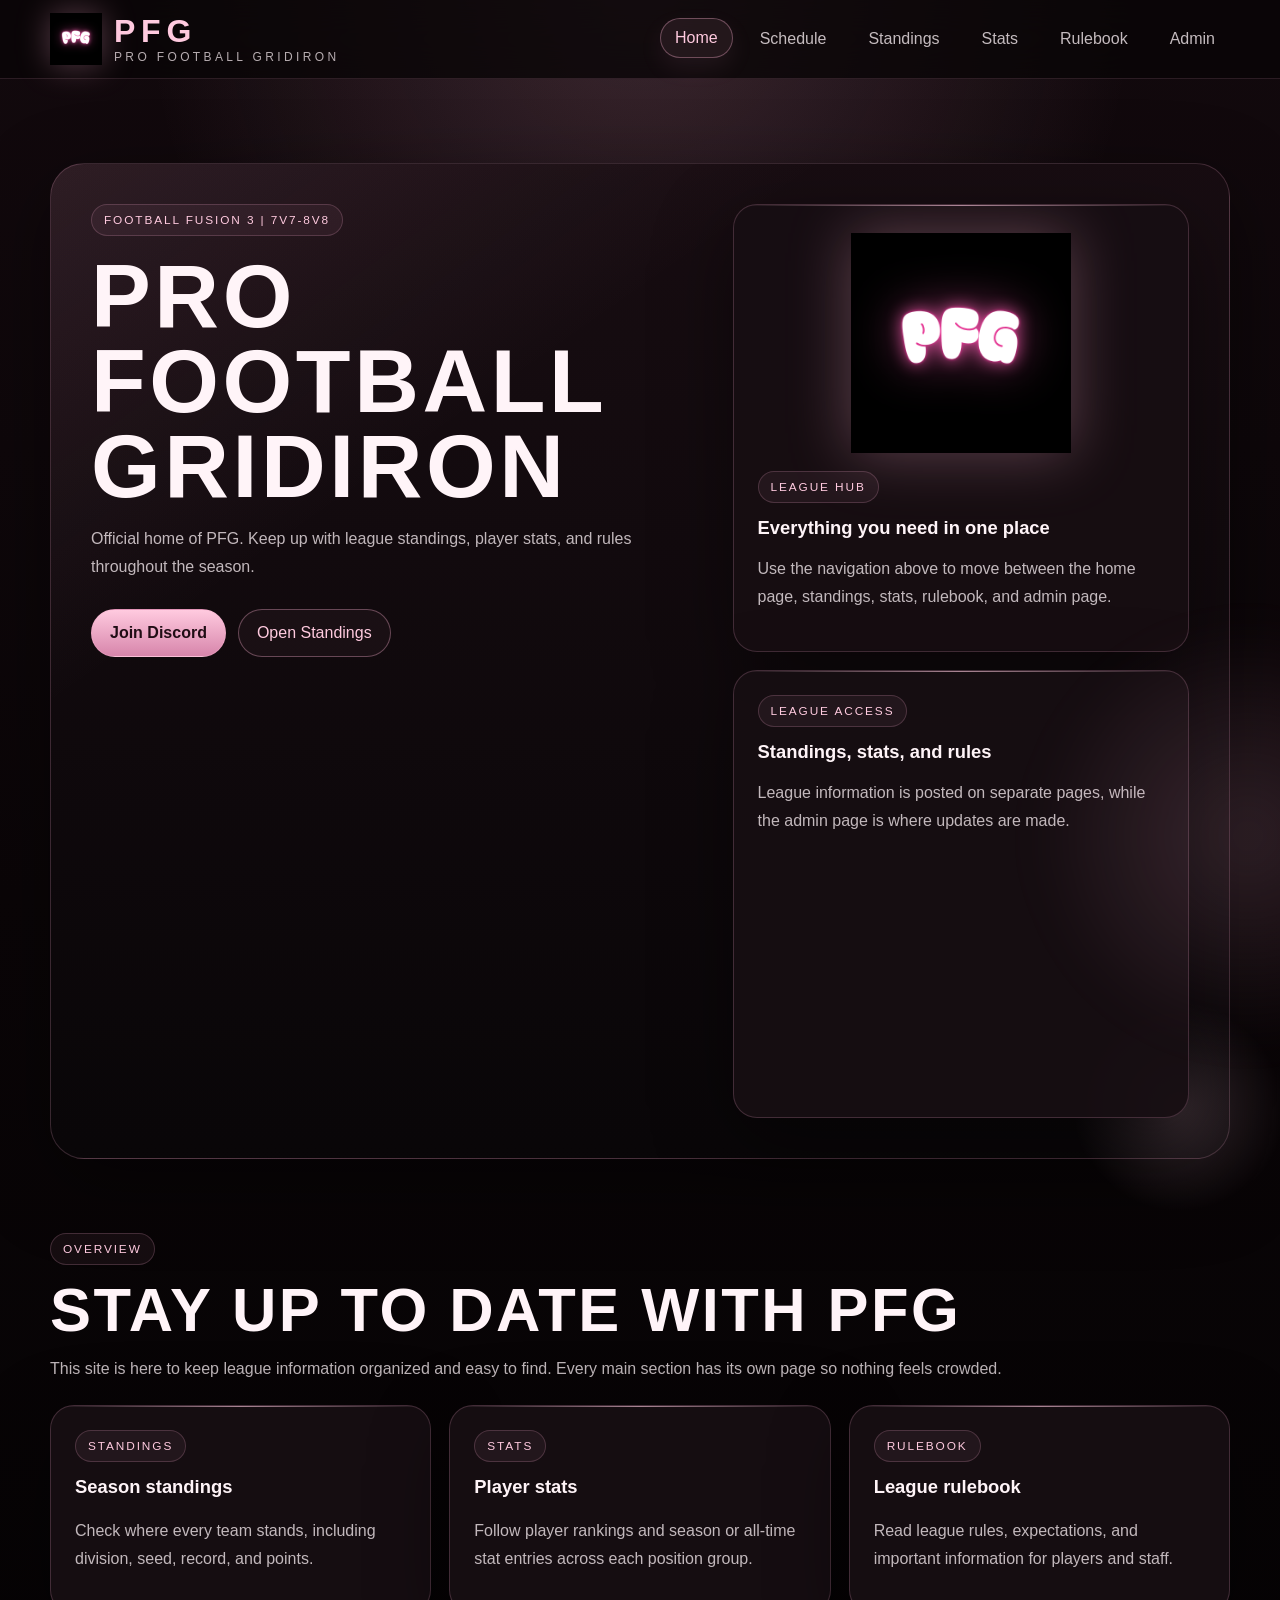
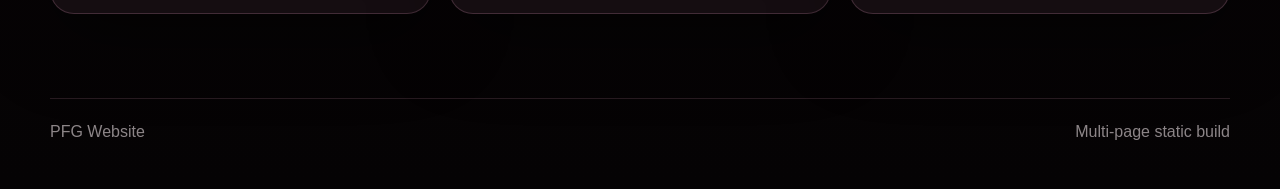
<file: PFG Website/index.html>
<!DOCTYPE html>
<html lang="en">
  <head>
    <meta charset="UTF-8" />
    <meta name="viewport" content="width=device-width, initial-scale=1.0" />
    <title>PFG | Home</title>
    <meta name="description" content="Pro Football Gridiron home page." />
    <link rel="stylesheet" href="styles.css" />
  </head>
  <body data-page="home">
    <header class="site-header">
      <div class="container nav-shell">
        <a class="brand" href="index.html">
          <span class="brand-lockup">
            <img class="brand-logo" src="focus.png" alt="PFG logo" />
            <span class="brand-text">
              <span class="brand-mark">PFG</span>
              <span class="brand-copy">Pro Football Gridiron</span>
            </span>
          </span>
        </a>
        <nav class="site-nav">
          <a data-nav="home" href="index.html">Home</a>
          <a data-nav="schedule" href="schedule.html">Schedule</a>
          <a data-nav="standings" href="standings.html">Standings</a>
          <a data-nav="stats" href="stats.html">Stats</a>
          <a data-nav="rulebook" href="rulebook.html">Rulebook</a>
          <a data-nav="admin" href="admin.html">Admin</a>
        </nav>
      </div>
    </header>

    <main>
      <section class="hero-section">
        <div class="container hero-grid">
          <div class="hero-copy">
            <span class="eyebrow">Football Fusion 3 | 7v7-8v8</span>
            <h1>Pro Football Gridiron</h1>
            <p>
              Official home of PFG. Keep up with league standings, player stats,
              and rules throughout the season.
            </p>
            <div class="hero-actions">
              <a class="button primary" href="https://discord.gg/3UN5J3JsHQ" target="_blank" rel="noreferrer">Join Discord</a>
              <a class="button secondary" href="standings.html">Open Standings</a>
            </div>
          </div>

          <aside class="hero-panel">
            <div class="mini-card logo-card">
              <img class="hero-logo" src="focus.png" alt="PFG logo" />
              <span class="mini-label">League Hub</span>
              <strong>Everything you need in one place</strong>
              <p>Use the navigation above to move between the home page, standings, stats, rulebook, and admin page.</p>
            </div>
            <div class="mini-card">
              <span class="mini-label">League Access</span>
              <strong>Standings, stats, and rules</strong>
              <p>League information is posted on separate pages, while the admin page is where updates are made.</p>
            </div>
          </aside>
        </div>
      </section>

      <section class="page-section">
        <div class="container">
          <div class="section-heading">
            <span class="section-tag">Overview</span>
            <h2>Stay up to date with PFG</h2>
            <p>
              This site is here to keep league information organized and easy to find.
              Every main section has its own page so nothing feels crowded.
            </p>
          </div>

          <div class="feature-grid">
            <article class="content-card">
              <span class="card-tag">Standings</span>
              <h3>Season standings</h3>
              <p>Check where every team stands, including division, seed, record, and points.</p>
            </article>
            <article class="content-card">
              <span class="card-tag">Stats</span>
              <h3>Player stats</h3>
              <p>Follow player rankings and season or all-time stat entries across each position group.</p>
            </article>
            <article class="content-card">
              <span class="card-tag">Rulebook</span>
              <h3>League rulebook</h3>
              <p>Read league rules, expectations, and important information for players and staff.</p>
            </article>
          </div>
        </div>
      </section>
    </main>

    <footer class="site-footer">
      <div class="container footer-shell">
        <span>PFG Website</span>
        <span>Multi-page static build</span>
      </div>
    </footer>

    <script src="site.js"></script>
  </body>
</html>
</file>
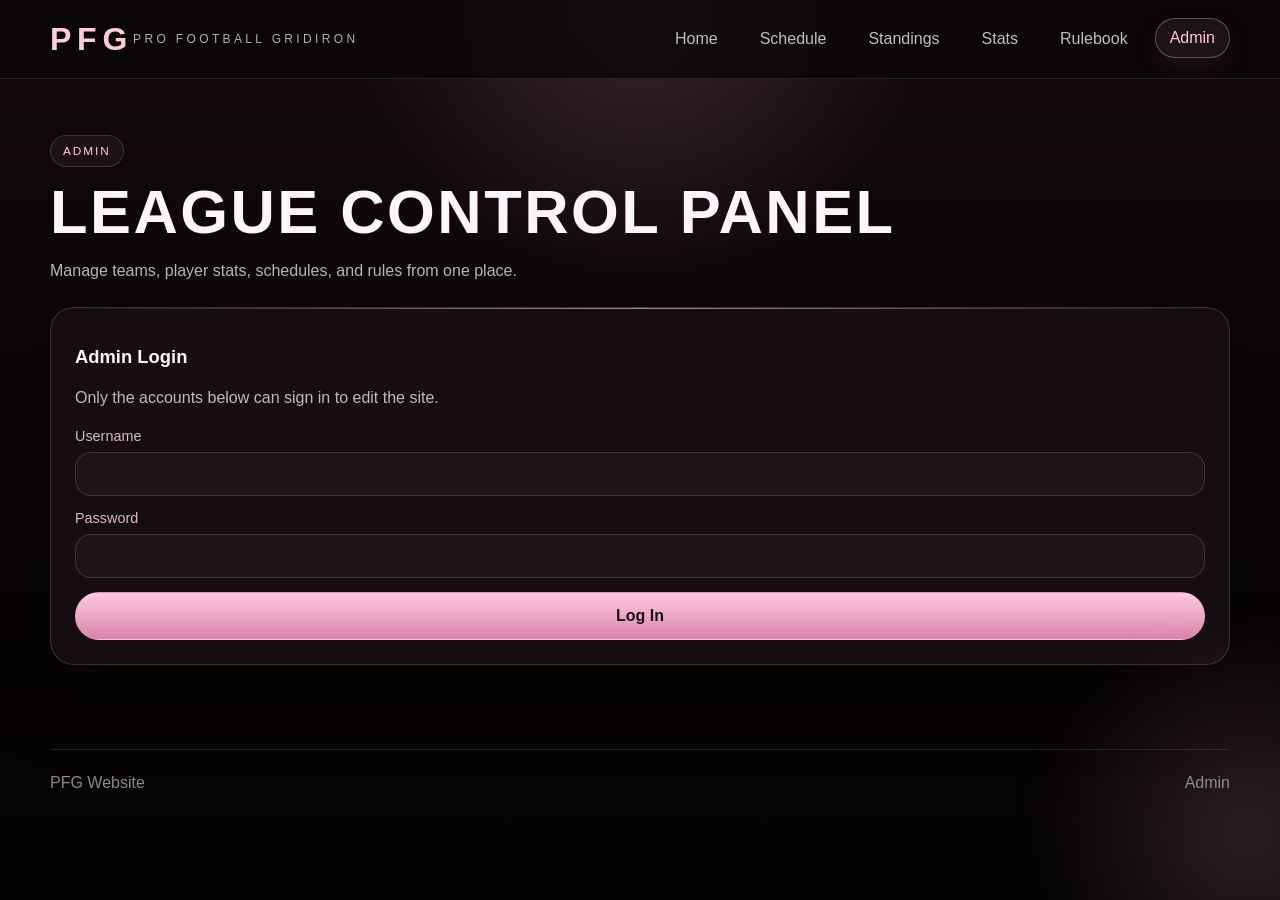
<file: PFG Website/admin.html>
<!DOCTYPE html>
<html lang="en">
  <head>
    <meta charset="UTF-8" />
    <meta name="viewport" content="width=device-width, initial-scale=1.0" />
    <title>PFG | Admin</title>
    <link rel="stylesheet" href="styles.css" />
  </head>
  <body data-page="admin">
    <header class="site-header">
      <div class="container nav-shell">
        <a class="brand" href="index.html">
          <span class="brand-mark">PFG</span>
          <span class="brand-copy">Pro Football Gridiron</span>
        </a>
        <nav class="site-nav">
          <a data-nav="home" href="index.html">Home</a>
          <a data-nav="schedule" href="schedule.html">Schedule</a>
          <a data-nav="standings" href="standings.html">Standings</a>
          <a data-nav="stats" href="stats.html">Stats</a>
          <a data-nav="rulebook" href="rulebook.html">Rulebook</a>
          <a data-nav="admin" href="admin.html">Admin</a>
        </nav>
      </div>
    </header>

    <main class="inner-page">
      <section class="page-section">
        <div class="container">
          <div class="section-heading">
            <span class="section-tag">Admin</span>
            <h1>League Control Panel</h1>
            <p>Manage teams, player stats, schedules, and rules from one place.</p>
          </div>

          <div id="login-panel" class="auth-card">
            <h2>Admin Login</h2>
            <p>Only the accounts below can sign in to edit the site.</p>
            <form id="login-form" class="stack-form" novalidate>
              <label>
                <span>Username</span>
                <input id="admin-username" type="text" autocomplete="username" required />
              </label>
              <label>
                <span>Password</span>
                <input id="admin-password" type="password" autocomplete="current-password" required />
              </label>
              <button class="button primary" type="submit">Log In</button>
            </form>
            <p id="login-error" class="error-text hidden">Incorrect username or password.</p>
          </div>

          <div id="admin-panel" class="admin-shell hidden">
            <div class="admin-header">
              <p id="admin-session-copy">Signed in.</p>
              <button id="logout-button" class="button secondary" type="button">Log Out</button>
            </div>

            <div class="admin-grid admin-grid-wide">
              <section class="editor-card">
                <h2>Teams</h2>
                <div class="admin-actions">
                  <button id="auto-add-nfl-teams" class="button secondary" type="button">Auto Add All 32 NFL Teams</button>
                  <button id="auto-sort-standings" class="button secondary" type="button">Auto Sort Standings</button>
                </div>
                <form id="team-form" class="stack-form">
                  <label><span>Team Name</span><input name="name" type="text" required /></label>
                  <label><span>Division</span><input name="division" type="number" min="1" required /></label>
                  <label><span>Rank</span><input name="rank" type="number" min="1" required /></label>
                  <label><span>Seed</span><input name="seed" type="number" min="1" required /></label>
                  <label><span>Wins</span><input name="wins" type="number" min="0" required /></label>
                  <label><span>Losses</span><input name="losses" type="number" min="0" required /></label>
                  <label><span>Point Differential</span><input name="pointDifferential" type="number" required /></label>
                  <label><span>Points</span><input name="points" type="number" min="0" required /></label>
                  <button class="button primary" type="submit">Add Team</button>
                </form>

                <div class="table-card admin-table-card">
                  <div class="table-scroll">
                    <table>
                      <thead>
                        <tr>
                          <th>Team</th>
                          <th class="center">Division</th>
                          <th class="center">Rank</th>
                          <th class="center">Seed</th>
                          <th class="center">Wins</th>
                          <th class="center">Losses</th>
                          <th class="center">PD</th>
                          <th class="center">Points</th>
                          <th class="center">Save</th>
                          <th class="center">Delete</th>
                        </tr>
                      </thead>
                      <tbody id="team-table-body"></tbody>
                    </table>
                  </div>
                </div>
              </section>

              <section class="editor-card">
                <h2>Player Stats</h2>
                <div class="admin-actions">
                  <button id="auto-rank-stats" class="button secondary" type="button">Auto Rank Player Stats</button>
                </div>
                <form id="player-form" class="stack-form">
                  <label><span>Username</span><input name="username" type="text" required /></label>
                  <label>
                    <span>Position</span>
                    <select id="player-position" name="position">
                      <option value="QB">QB</option>
                      <option value="RB">RB</option>
                      <option value="WR">WR</option>
                      <option value="DB">DB</option>
                      <option value="DEF">DEF</option>
                    </select>
                  </label>
                  <label><span>Division</span><input name="division" type="number" min="1" required /></label>
                  <div id="player-field-grid" class="stack-form"></div>
                  <button class="button primary" type="submit">Add Stat Entry</button>
                </form>
                <div id="player-list" class="admin-list"></div>
              </section>

              <section class="editor-card">
                <h2>Schedule</h2>
                <div class="toolbar" id="schedule-week-tabs"></div>
                <form id="schedule-form" class="stack-form">
                  <input id="schedule-week" name="week" type="hidden" value="week_1" />
                  <label><span>Display Order</span><input name="order" type="number" min="1" value="1" required /></label>
                  <label><span>Away Team</span><input name="awayTeam" type="text" required /></label>
                  <label><span>Home Team</span><input name="homeTeam" type="text" required /></label>
                  <label><span>Result</span><input name="result" type="text" placeholder="Example: Bills 24-21 Jets" /></label>
                  <label><span>Note</span><input name="note" type="text" placeholder="Example: Final or OT" /></label>
                  <button class="button primary" type="submit">Add Matchup</button>
                </form>
                <div id="schedule-list" class="admin-list"></div>
              </section>

              <section class="editor-card">
                <h2>Rulebook</h2>
                <form id="rule-form" class="stack-form">
                  <label><span>Title</span><input name="title" type="text" required /></label>
                  <label><span>Order</span><input name="order" type="number" min="1" required /></label>
                  <label><span>Content</span><textarea name="content" rows="6" required></textarea></label>
                  <button class="button primary" type="submit">Add Rule</button>
                </form>
                <div id="rule-list" class="admin-list"></div>
              </section>
            </div>
          </div>
        </div>
      </section>
    </main>

    <footer class="site-footer">
      <div class="container footer-shell">
        <span>PFG Website</span>
        <span>Admin</span>
      </div>
    </footer>

    <script src="admin.js"></script>
  </body>
</html>
</file>
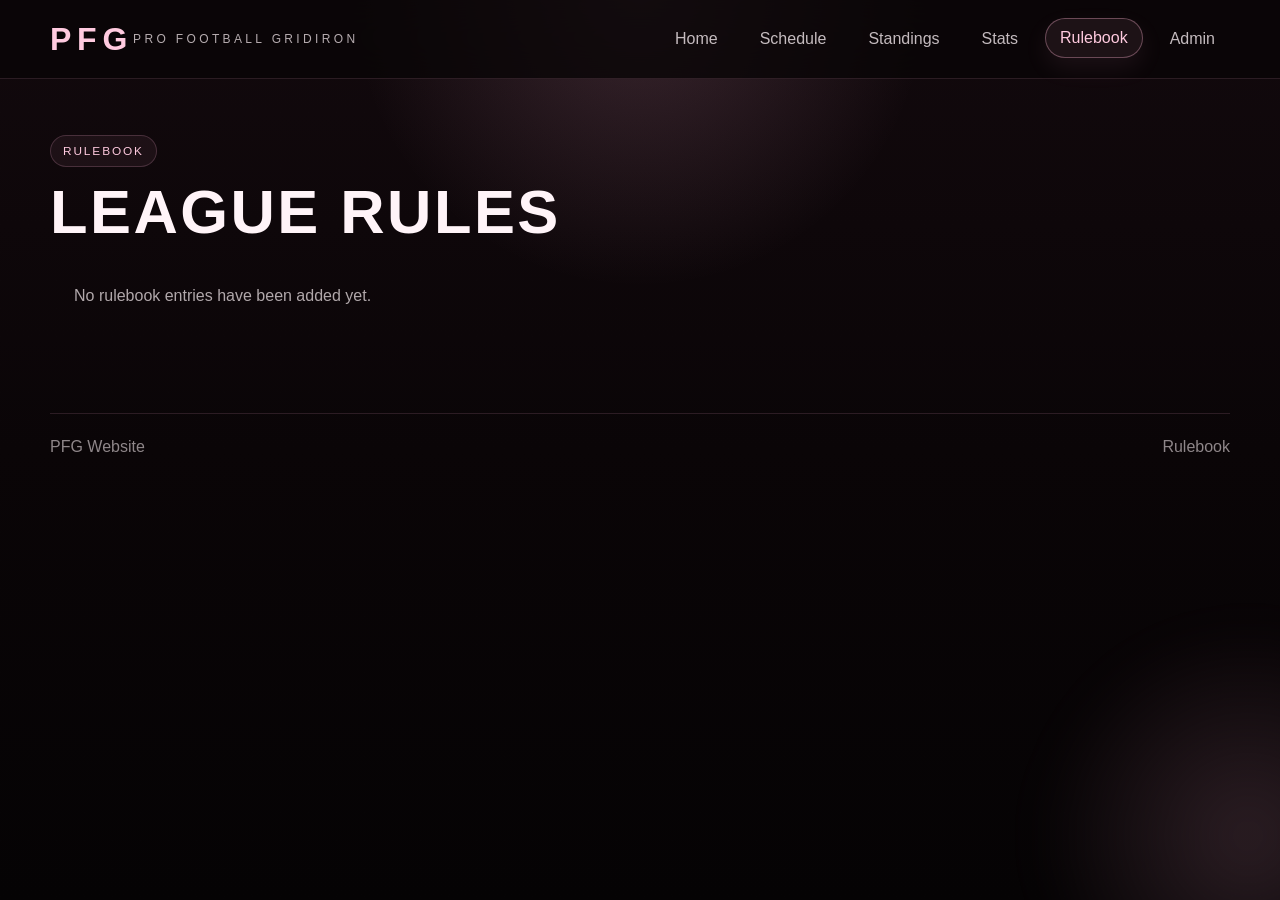
<file: PFG Website/rulebook.html>
<!DOCTYPE html>
<html lang="en">
  <head>
    <meta charset="UTF-8" />
    <meta name="viewport" content="width=device-width, initial-scale=1.0" />
    <title>PFG | Rulebook</title>
    <link rel="stylesheet" href="styles.css" />
  </head>
  <body data-page="rulebook">
    <header class="site-header">
      <div class="container nav-shell">
        <a class="brand" href="index.html">
          <span class="brand-mark">PFG</span>
          <span class="brand-copy">Pro Football Gridiron</span>
        </a>
        <nav class="site-nav">
          <a data-nav="home" href="index.html">Home</a>
          <a data-nav="schedule" href="schedule.html">Schedule</a>
          <a data-nav="standings" href="standings.html">Standings</a>
          <a data-nav="stats" href="stats.html">Stats</a>
          <a data-nav="rulebook" href="rulebook.html">Rulebook</a>
          <a data-nav="admin" href="admin.html">Admin</a>
        </nav>
      </div>
    </header>

    <main class="inner-page">
      <section class="page-section">
        <div class="container">
          <div class="section-heading">
            <span class="section-tag">Rulebook</span>
            <h1>League rules</h1>
          </div>

          <div id="rulebook-list" class="rule-list"></div>
          <div id="rulebook-empty" class="empty-state hidden">
            No rulebook entries have been added yet.
          </div>
        </div>
      </section>
    </main>

    <footer class="site-footer">
      <div class="container footer-shell">
        <span>PFG Website</span>
        <span>Rulebook</span>
      </div>
    </footer>

    <script src="site.js"></script>
  </body>
</html>
</file>
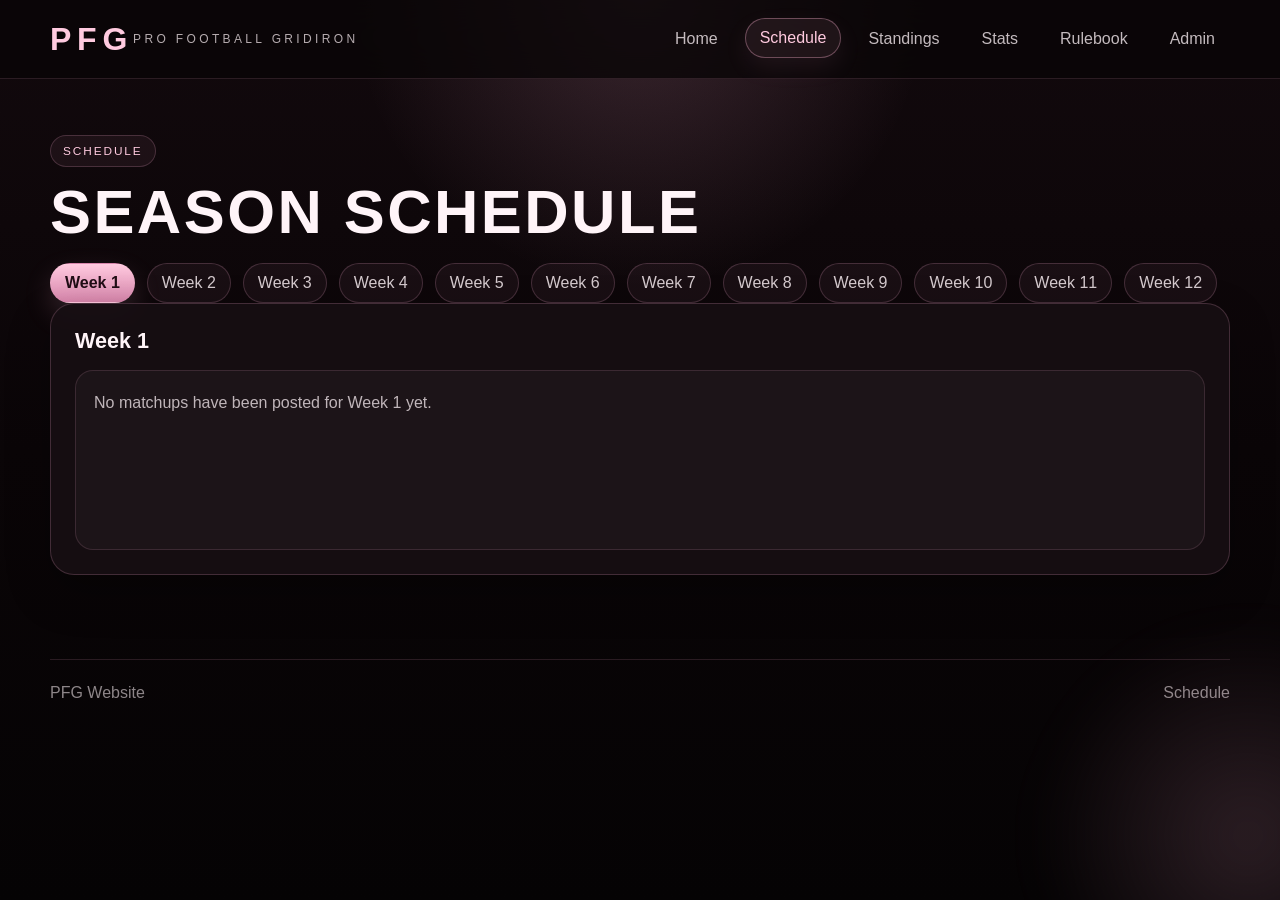
<file: PFG Website/schedule.html>
<!DOCTYPE html>
<html lang="en">
  <head>
    <meta charset="UTF-8" />
    <meta name="viewport" content="width=device-width, initial-scale=1.0" />
    <title>PFG | Schedule</title>
    <link rel="stylesheet" href="styles.css" />
  </head>
  <body data-page="schedule">
    <header class="site-header">
      <div class="container nav-shell">
        <a class="brand" href="index.html">
          <span class="brand-mark">PFG</span>
          <span class="brand-copy">Pro Football Gridiron</span>
        </a>
        <nav class="site-nav">
          <a data-nav="home" href="index.html">Home</a>
          <a data-nav="schedule" href="schedule.html">Schedule</a>
          <a data-nav="standings" href="standings.html">Standings</a>
          <a data-nav="stats" href="stats.html">Stats</a>
          <a data-nav="rulebook" href="rulebook.html">Rulebook</a>
          <a data-nav="admin" href="admin.html">Admin</a>
        </nav>
      </div>
    </header>

    <main class="inner-page">
      <section class="page-section">
        <div class="container">
          <div class="section-heading">
            <span class="section-tag">Schedule</span>
            <h1>Season schedule</h1>
          </div>

          <div class="toolbar" id="schedule-tabs"></div>

          <div class="table-card">
            <div id="schedule-panel" class="schedule-panel"></div>
          </div>
        </div>
      </section>
    </main>

    <footer class="site-footer">
      <div class="container footer-shell">
        <span>PFG Website</span>
        <span>Schedule</span>
      </div>
    </footer>

    <script src="site.js"></script>
  </body>
</html>
</file>
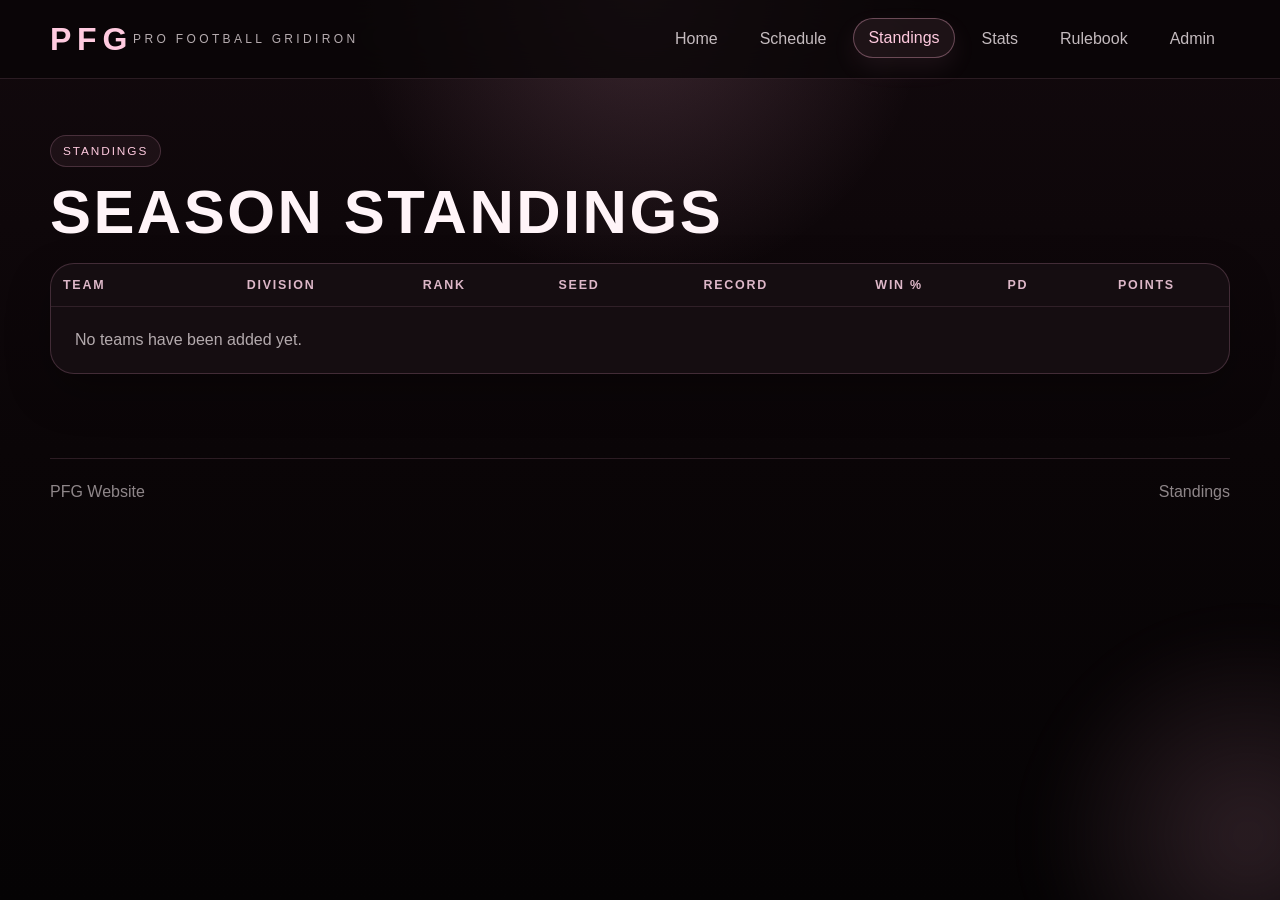
<file: PFG Website/standings.html>
<!DOCTYPE html>
<html lang="en">
  <head>
    <meta charset="UTF-8" />
    <meta name="viewport" content="width=device-width, initial-scale=1.0" />
    <title>PFG | Standings</title>
    <link rel="stylesheet" href="styles.css" />
  </head>
  <body data-page="standings">
    <header class="site-header">
      <div class="container nav-shell">
        <a class="brand" href="index.html">
          <span class="brand-mark">PFG</span>
          <span class="brand-copy">Pro Football Gridiron</span>
        </a>
        <nav class="site-nav">
          <a data-nav="home" href="index.html">Home</a>
          <a data-nav="schedule" href="schedule.html">Schedule</a>
          <a data-nav="standings" href="standings.html">Standings</a>
          <a data-nav="stats" href="stats.html">Stats</a>
          <a data-nav="rulebook" href="rulebook.html">Rulebook</a>
          <a data-nav="admin" href="admin.html">Admin</a>
        </nav>
      </div>
    </header>

    <main class="inner-page">
      <section class="page-section">
        <div class="container">
          <div class="section-heading">
            <span class="section-tag">Standings</span>
            <h1>Season standings</h1>
          </div>

          <div class="table-card">
            <div class="table-scroll">
              <table>
                <thead>
                  <tr>
                    <th>Team</th>
                    <th class="center">Division</th>
                    <th class="center">Rank</th>
                    <th class="center">Seed</th>
                    <th class="center">Record</th>
                    <th class="center">Win %</th>
                    <th class="center">PD</th>
                    <th class="center">Points</th>
                  </tr>
                </thead>
                <tbody id="standings-body"></tbody>
              </table>
            </div>
            <div id="standings-empty" class="empty-state hidden">
              No teams have been added yet.
            </div>
          </div>
        </div>
      </section>
    </main>

    <footer class="site-footer">
      <div class="container footer-shell">
        <span>PFG Website</span>
        <span>Standings</span>
      </div>
    </footer>

    <script src="site.js"></script>
  </body>
</html>
</file>
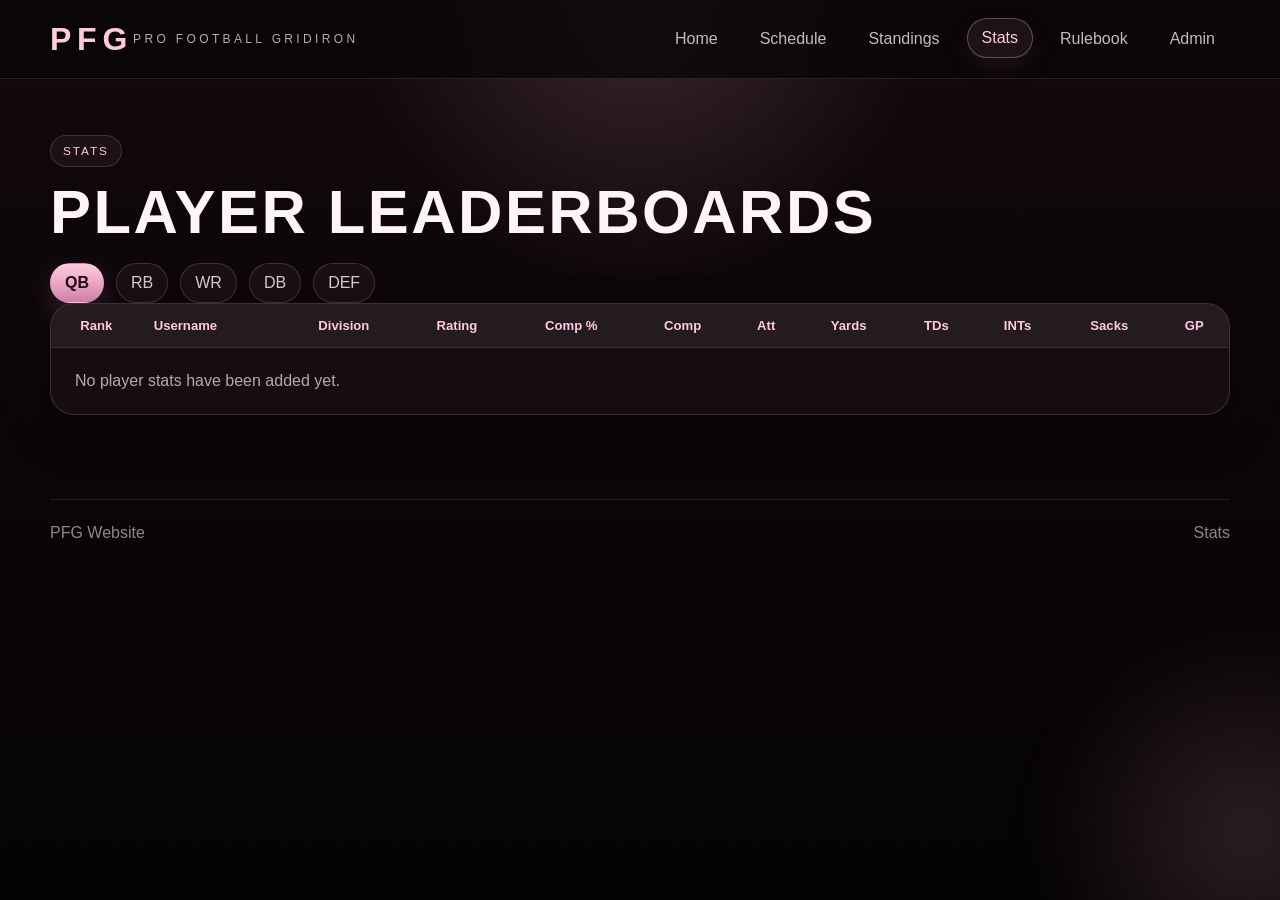
<file: PFG Website/stats.html>
<!DOCTYPE html>
<html lang="en">
  <head>
    <meta charset="UTF-8" />
    <meta name="viewport" content="width=device-width, initial-scale=1.0" />
    <title>PFG | Stats</title>
    <link rel="stylesheet" href="styles.css" />
  </head>
  <body data-page="stats">
    <header class="site-header">
      <div class="container nav-shell">
        <a class="brand" href="index.html">
          <span class="brand-mark">PFG</span>
          <span class="brand-copy">Pro Football Gridiron</span>
        </a>
        <nav class="site-nav">
          <a data-nav="home" href="index.html">Home</a>
          <a data-nav="schedule" href="schedule.html">Schedule</a>
          <a data-nav="standings" href="standings.html">Standings</a>
          <a data-nav="stats" href="stats.html">Stats</a>
          <a data-nav="rulebook" href="rulebook.html">Rulebook</a>
          <a data-nav="admin" href="admin.html">Admin</a>
        </nav>
      </div>
    </header>

    <main class="inner-page">
      <section class="page-section">
        <div class="container">
          <div class="section-heading">
            <span class="section-tag">Stats</span>
            <h1>Player leaderboards</h1>
          </div>

          <div class="toolbar" id="stats-position-tabs"></div>

          <div class="table-card">
            <div class="table-scroll">
              <table>
                <thead>
                  <tr id="stats-head"></tr>
                </thead>
                <tbody id="stats-body"></tbody>
              </table>
            </div>
            <div id="stats-empty" class="empty-state hidden">
              No player stats have been added yet.
            </div>
          </div>
        </div>
      </section>
    </main>

    <footer class="site-footer">
      <div class="container footer-shell">
        <span>PFG Website</span>
        <span>Stats</span>
      </div>
    </footer>

    <script src="site.js"></script>
  </body>
</html>
</file>
<file: PFG Website/styles.css>
:root {
  --bg: #080507;
  --bg-soft: #140c11;
  --panel: rgba(23, 14, 19, 0.94);
  --panel-strong: rgba(33, 18, 25, 0.98);
  --line: rgba(244, 171, 202, 0.2);
  --line-strong: rgba(244, 171, 202, 0.36);
  --text: #fff4f8;
  --muted: #ddb7c8;
  --accent: #f4abc9;
  --accent-strong: #ffcadf;
  --accent-dark: #7d425a;
  --shadow: 0 24px 80px rgba(0, 0, 0, 0.42);
  --shadow-soft: 0 18px 44px rgba(0, 0, 0, 0.28);
  --radius: 24px;
}

* {
  box-sizing: border-box;
}

html {
  scroll-behavior: smooth;
}

body {
  margin: 0;
  min-height: 100vh;
  color: var(--text);
  font-family: "Trebuchet MS", "Segoe UI", sans-serif;
  background:
    radial-gradient(circle at top, rgba(244, 171, 202, 0.18), transparent 26%),
    linear-gradient(180deg, #12090d 0%, #0a0507 50%, #050304 100%);
  overflow-x: hidden;
}

body::before {
  content: "";
  position: fixed;
  inset: 0;
  pointer-events: none;
  background-image:
    linear-gradient(rgba(255, 255, 255, 0.018) 1px, transparent 1px),
    linear-gradient(90deg, rgba(255, 255, 255, 0.018) 1px, transparent 1px);
  background-size: 28px 28px;
  opacity: 0.28;
}

body::after {
  content: "";
  position: fixed;
  inset: auto -12rem -10rem auto;
  width: 28rem;
  height: 28rem;
  border-radius: 50%;
  background: radial-gradient(circle, rgba(244, 171, 202, 0.16), transparent 68%);
  filter: blur(24px);
  pointer-events: none;
  animation: pulseGlow 8s ease-in-out infinite;
}

a {
  color: inherit;
  text-decoration: none;
}

button,
input,
select,
textarea {
  font: inherit;
}

.hidden {
  display: none !important;
}

.container {
  width: min(1180px, calc(100% - 32px));
  margin: 0 auto;
}

.site-header {
  position: sticky;
  top: 0;
  z-index: 20;
  backdrop-filter: blur(18px);
  background: rgba(9, 5, 7, 0.8);
  border-bottom: 1px solid rgba(244, 171, 202, 0.14);
  animation: slideDown 0.6s ease;
}

.nav-shell {
  min-height: 78px;
  display: flex;
  align-items: center;
  justify-content: space-between;
  gap: 24px;
}

.brand {
  display: flex;
  align-items: center;
}

.brand-lockup {
  display: flex;
  align-items: center;
  gap: 12px;
}

.brand-text {
  display: flex;
  flex-direction: column;
  gap: 3px;
}

.brand-logo {
  width: 52px;
  height: 52px;
  object-fit: contain;
  filter: drop-shadow(0 0 16px rgba(244, 171, 202, 0.32));
  animation: floatLogo 5s ease-in-out infinite;
}

.brand-mark {
  font-size: 2rem;
  font-weight: 900;
  line-height: 1;
  letter-spacing: 0.18em;
  color: var(--accent-strong);
}

.brand-copy {
  font-size: 0.75rem;
  text-transform: uppercase;
  letter-spacing: 0.28em;
  color: rgba(255, 244, 248, 0.7);
}

.site-nav {
  display: flex;
  flex-wrap: wrap;
  justify-content: flex-end;
  gap: 12px;
}

.site-nav a {
  padding: 10px 14px;
  border-radius: 999px;
  border: 1px solid transparent;
  color: rgba(255, 244, 248, 0.76);
  transition: 0.25s ease;
}

.site-nav a:hover,
.site-nav a.active {
  color: var(--accent-strong);
  border-color: var(--line-strong);
  background: rgba(244, 171, 202, 0.08);
  transform: translateY(-1px);
  box-shadow: 0 10px 24px rgba(244, 171, 202, 0.08);
}

.hero-section {
  padding: 84px 0 42px;
}

.hero-grid {
  display: grid;
  grid-template-columns: 1.15fr 0.85fr;
  gap: 24px;
  align-items: stretch;
  padding: 40px;
  border-radius: 34px;
  border: 1px solid var(--line);
  background:
    linear-gradient(145deg, rgba(244, 171, 202, 0.1), transparent 30%),
    linear-gradient(180deg, rgba(24, 13, 18, 0.98), rgba(9, 6, 8, 0.98));
  box-shadow: var(--shadow);
  position: relative;
  isolation: isolate;
  animation: revealUp 0.8s ease both;
}

.hero-grid::after {
  content: "";
  position: absolute;
  inset: auto -60px -60px auto;
  width: 220px;
  height: 220px;
  border-radius: 50%;
  background: radial-gradient(circle, rgba(255, 202, 223, 0.18), transparent 68%);
  z-index: -1;
}

.hero-copy h1,
.section-heading h1,
.section-heading h2 {
  margin: 0;
  line-height: 0.95;
  letter-spacing: 0.04em;
  text-transform: uppercase;
}

.hero-copy h1 {
  margin-top: 18px;
  font-size: clamp(3rem, 7vw, 5.8rem);
  animation: revealUp 0.9s ease both;
}

.eyebrow,
.section-tag,
.card-tag,
.mini-label {
  display: inline-block;
  padding: 8px 12px;
  border-radius: 999px;
  border: 1px solid var(--line);
  font-size: 0.74rem;
  letter-spacing: 0.16em;
  text-transform: uppercase;
  color: var(--accent-strong);
  background: rgba(244, 171, 202, 0.06);
}

.hero-copy p,
.section-heading p,
.content-card p,
.mini-card p,
.editor-card p,
.rule-card p,
.auth-card p {
  color: rgba(255, 244, 248, 0.74);
  line-height: 1.75;
}

.hero-copy p {
  animation: revealUp 1.05s ease both;
}

.hero-actions,
.toolbar {
  display: flex;
  flex-wrap: wrap;
  gap: 12px;
}

.hero-actions {
  margin-top: 28px;
}

.button {
  display: inline-flex;
  align-items: center;
  justify-content: center;
  min-height: 48px;
  padding: 0 18px;
  border-radius: 999px;
  border: 1px solid var(--line-strong);
  cursor: pointer;
  transition: transform 0.22s ease, background 0.22s ease, box-shadow 0.22s ease, border-color 0.22s ease;
}

.button:hover {
  transform: translateY(-2px) scale(1.01);
  box-shadow: 0 14px 30px rgba(244, 171, 202, 0.16);
}

.button.primary {
  background: linear-gradient(180deg, var(--accent-strong), #d785ab);
  color: #200d15;
  font-weight: 800;
}

.button.secondary {
  background: rgba(244, 171, 202, 0.04);
  color: var(--accent-strong);
}

.hero-panel,
.feature-grid,
.admin-grid {
  display: grid;
  gap: 18px;
}

.hero-panel {
  grid-template-rows: repeat(2, minmax(0, 1fr));
}

.logo-card {
  align-content: start;
}

.hero-logo {
  display: block;
  width: min(220px, 100%);
  margin: 4px auto 18px;
  object-fit: contain;
  filter: drop-shadow(0 0 30px rgba(244, 171, 202, 0.32));
}

.mini-card,
.content-card,
.table-card,
.auth-card,
.editor-card,
.rule-card {
  border-radius: var(--radius);
  border: 1px solid var(--line);
  background: var(--panel);
  box-shadow: var(--shadow);
  position: relative;
  overflow: hidden;
}

.mini-card,
.content-card,
.auth-card,
.editor-card,
.rule-card {
  padding: 24px;
  transition: transform 0.28s ease, border-color 0.28s ease, box-shadow 0.28s ease;
}

.mini-card::before,
.content-card::before,
.auth-card::before,
.editor-card::before,
.rule-card::before {
  content: "";
  position: absolute;
  inset: 0 0 auto 0;
  height: 1px;
  background: linear-gradient(90deg, transparent, rgba(255, 202, 223, 0.7), transparent);
  opacity: 0.9;
}

.mini-card:hover,
.content-card:hover,
.editor-card:hover,
.rule-card:hover {
  transform: translateY(-4px);
  border-color: rgba(255, 202, 223, 0.34);
  box-shadow: 0 24px 50px rgba(0, 0, 0, 0.34);
}

.mini-card strong,
.content-card h3,
.editor-card h2,
.auth-card h2,
.rule-card h3 {
  display: block;
  margin-top: 14px;
  font-size: 1.15rem;
}

.page-section {
  padding: 32px 0 56px;
}

.inner-page {
  padding-top: 24px;
}

.section-heading {
  margin-bottom: 22px;
  animation: revealUp 0.7s ease both;
}

.section-heading h1,
.section-heading h2 {
  margin-top: 16px;
  font-size: clamp(2.2rem, 4.8vw, 4rem);
}

.feature-grid {
  grid-template-columns: repeat(3, minmax(0, 1fr));
}

.feature-grid > *:nth-child(1) { animation: revealUp 0.75s ease both; }
.feature-grid > *:nth-child(2) { animation: revealUp 0.9s ease both; }
.feature-grid > *:nth-child(3) { animation: revealUp 1.05s ease both; }

.table-card {
  overflow: hidden;
  box-shadow: var(--shadow-soft);
}

.table-scroll {
  overflow-x: auto;
}

table {
  width: 100%;
  min-width: 760px;
  border-collapse: collapse;
}

th,
td {
  padding: 14px 12px;
  border-bottom: 1px solid rgba(244, 171, 202, 0.12);
}

th {
  font-size: 0.78rem;
  text-transform: uppercase;
  letter-spacing: 0.14em;
  color: var(--muted);
  text-align: left;
}

td {
  color: rgba(255, 244, 248, 0.92);
}

tr:hover td {
  background: rgba(244, 171, 202, 0.04);
}

#stats-head th {
  background: rgba(255, 255, 255, 0.06);
  color: var(--accent-strong);
  font-size: 0.82rem;
  font-weight: 800;
  text-transform: none;
  letter-spacing: 0;
  border-bottom: 1px solid rgba(244, 171, 202, 0.12);
}

#stats-head th:first-child {
  border-top-left-radius: 16px;
}

#stats-head th:last-child {
  border-top-right-radius: 16px;
}

.center {
  text-align: center;
}

.empty-state {
  padding: 24px;
  color: rgba(255, 244, 248, 0.68);
}

.tab-button {
  appearance: none;
  padding: 10px 14px;
  border-radius: 999px;
  border: 1px solid var(--line);
  background: rgba(244, 171, 202, 0.05);
  color: rgba(255, 244, 248, 0.82);
  cursor: pointer;
  transition: transform 0.2s ease, box-shadow 0.2s ease, background 0.2s ease;
}

.tab-button:hover {
  transform: translateY(-2px);
  box-shadow: 0 10px 24px rgba(244, 171, 202, 0.12);
}

.tab-button.active {
  background: linear-gradient(180deg, var(--accent-strong), #d785ab);
  border-color: transparent;
  color: #200d15;
  font-weight: 800;
  box-shadow: 0 12px 28px rgba(244, 171, 202, 0.18);
}

.rule-list {
  display: grid;
  gap: 16px;
}

.schedule-panel {
  padding: 24px;
}

.schedule-template {
  display: grid;
  gap: 16px;
}

.schedule-template h2 {
  margin: 0;
  font-size: 1.35rem;
}

.schedule-box {
  min-height: 180px;
  padding: 18px;
  border-radius: 18px;
  border: 1px solid rgba(244, 171, 202, 0.14);
  background: rgba(255, 255, 255, 0.03);
  color: rgba(255, 244, 248, 0.72);
  line-height: 1.7;
}

.stack-form {
  display: grid;
  gap: 14px;
}

.stack-form label {
  display: grid;
  gap: 8px;
}

.stack-form span {
  color: var(--muted);
  font-size: 0.9rem;
}

.stack-form input,
.stack-form select,
.stack-form textarea {
  width: 100%;
  border: 1px solid var(--line);
  border-radius: 16px;
  background: rgba(255, 255, 255, 0.03);
  color: var(--text);
  padding: 12px 14px;
  outline: none;
}

.stack-form select {
  appearance: none;
  -webkit-appearance: none;
  -moz-appearance: none;
  padding-right: 48px;
  background-image:
    linear-gradient(45deg, transparent 50%, rgba(255, 202, 223, 0.85) 50%),
    linear-gradient(135deg, rgba(255, 202, 223, 0.85) 50%, transparent 50%),
    linear-gradient(180deg, rgba(255, 255, 255, 0.04), rgba(255, 255, 255, 0.02));
  background-position:
    calc(100% - 22px) calc(50% - 3px),
    calc(100% - 16px) calc(50% - 3px),
    0 0;
  background-size:
    6px 6px,
    6px 6px,
    100% 100%;
  background-repeat: no-repeat;
  cursor: pointer;
}

.stack-form select:hover {
  border-color: rgba(255, 202, 223, 0.34);
  background-color: rgba(255, 255, 255, 0.05);
}

.stack-form select option {
  background: #1a0f15;
  color: #fff4f8;
}

.stack-form input:focus,
.stack-form select:focus,
.stack-form textarea:focus {
  border-color: var(--line-strong);
  box-shadow: 0 0 0 3px rgba(244, 171, 202, 0.1);
}

.admin-grid {
  grid-template-columns: repeat(3, minmax(0, 1fr));
  align-items: start;
}

.admin-grid-wide {
  grid-template-columns: minmax(0, 1.15fr) minmax(0, 0.85fr);
  gap: 24px;
}

.admin-shell {
  display: grid;
  gap: 22px;
}

.admin-header {
  display: flex;
  justify-content: space-between;
  align-items: center;
  gap: 16px;
  padding: 18px 22px;
  border-radius: 22px;
  border: 1px solid rgba(244, 171, 202, 0.12);
  background: linear-gradient(180deg, rgba(255, 255, 255, 0.04), rgba(255, 255, 255, 0.02));
  box-shadow: var(--shadow-soft);
}

.admin-list {
  display: grid;
  gap: 10px;
  margin-top: 18px;
}

.admin-actions {
  display: flex;
  flex-wrap: wrap;
  gap: 10px;
  margin-bottom: 16px;
}

.admin-table-card {
  margin-top: 18px;
}

.admin-grid-wide > .editor-card:nth-child(1) {
  grid-column: 1 / -1;
}

.admin-grid-wide > .editor-card:nth-child(2),
.admin-grid-wide > .editor-card:nth-child(3),
.admin-grid-wide > .editor-card:nth-child(4) {
  min-height: 100%;
}

.admin-item {
  display: flex;
  justify-content: space-between;
  align-items: flex-start;
  gap: 12px;
  padding: 14px;
  border-radius: 18px;
  background: rgba(255, 255, 255, 0.03);
  border: 1px solid rgba(244, 171, 202, 0.12);
  transition: transform 0.22s ease, border-color 0.22s ease, background 0.22s ease;
}

.admin-item:hover {
  transform: translateY(-2px);
  border-color: rgba(255, 202, 223, 0.28);
  background: rgba(255, 255, 255, 0.045);
}

.admin-item strong {
  display: block;
  margin-bottom: 4px;
}

.admin-item p {
  margin: 0;
  color: rgba(255, 244, 248, 0.62);
  font-size: 0.92rem;
}

.admin-item form {
  display: grid;
  gap: 10px;
  width: 100%;
}

.admin-item-grid {
  display: grid;
  grid-template-columns: repeat(4, minmax(0, 1fr));
  gap: 10px;
  width: 100%;
}

.admin-item-grid input {
  width: 100%;
  border: 1px solid var(--line);
  border-radius: 14px;
  background: rgba(255, 255, 255, 0.03);
  color: var(--text);
  padding: 10px 12px;
}

.admin-inline-input {
  width: 100%;
  border: 1px solid var(--line);
  border-radius: 12px;
  background: rgba(255, 255, 255, 0.03);
  color: var(--text);
  padding: 8px 10px;
  text-align: center;
  transition: border-color 0.2s ease, box-shadow 0.2s ease, background 0.2s ease;
}

.admin-inline-input:focus {
  border-color: rgba(255, 202, 223, 0.52);
  box-shadow: 0 0 0 3px rgba(244, 171, 202, 0.1);
  background: rgba(255, 255, 255, 0.06);
}

.admin-table-card td {
  vertical-align: middle;
}

.admin-table-card .button.secondary,
.admin-table-card .ghost-button {
  min-height: 38px;
}

.schedule-game-list {
  display: grid;
  gap: 14px;
}

.schedule-game-card {
  padding: 18px;
  border-radius: 18px;
  border: 1px solid rgba(244, 171, 202, 0.14);
  background: rgba(255, 255, 255, 0.03);
}

.schedule-game-row,
.schedule-meta-row {
  display: flex;
  justify-content: space-between;
  gap: 14px;
  align-items: center;
}

.schedule-game-row {
  font-size: 1rem;
}

.schedule-meta-row {
  margin-top: 10px;
  color: rgba(255, 244, 248, 0.68);
  font-size: 0.92rem;
}

.ghost-button {
  border: 1px solid var(--line);
  background: transparent;
  color: var(--accent-strong);
  border-radius: 999px;
  padding: 8px 12px;
  cursor: pointer;
  transition: transform 0.2s ease, background 0.2s ease, border-color 0.2s ease;
}

.ghost-button:hover {
  transform: translateY(-1px);
  background: rgba(244, 171, 202, 0.08);
  border-color: rgba(255, 202, 223, 0.34);
}

.error-text {
  color: #ff98bf;
}

.site-footer {
  padding: 28px 0 48px;
}

.footer-shell {
  padding-top: 24px;
  border-top: 1px solid rgba(244, 171, 202, 0.14);
  display: flex;
  justify-content: space-between;
  gap: 12px;
  color: rgba(255, 244, 248, 0.54);
}

@media (max-width: 980px) {
  .hero-grid,
  .feature-grid,
  .admin-grid,
  .admin-grid-wide {
    grid-template-columns: 1fr;
  }

  .admin-grid-wide > .editor-card:nth-child(1) {
    grid-column: auto;
  }

  .nav-shell,
  .footer-shell,
  .admin-header {
    flex-direction: column;
    align-items: flex-start;
  }

  .site-nav {
    justify-content: flex-start;
  }
}

@media (max-width: 640px) {
  .hero-grid,
  .mini-card,
  .content-card,
  .auth-card,
  .editor-card,
  .rule-card {
    padding: 20px;
  }

  .container {
    width: min(100% - 20px, 1180px);
  }
}

@keyframes revealUp {
  from {
    opacity: 0;
    transform: translateY(18px);
  }
  to {
    opacity: 1;
    transform: translateY(0);
  }
}

@keyframes slideDown {
  from {
    opacity: 0;
    transform: translateY(-10px);
  }
  to {
    opacity: 1;
    transform: translateY(0);
  }
}

@keyframes floatLogo {
  0%, 100% {
    transform: translateY(0);
  }
  50% {
    transform: translateY(-5px);
  }
}

@keyframes pulseGlow {
  0%, 100% {
    opacity: 0.55;
    transform: scale(1);
  }
  50% {
    opacity: 0.9;
    transform: scale(1.06);
  }
}
</file>
